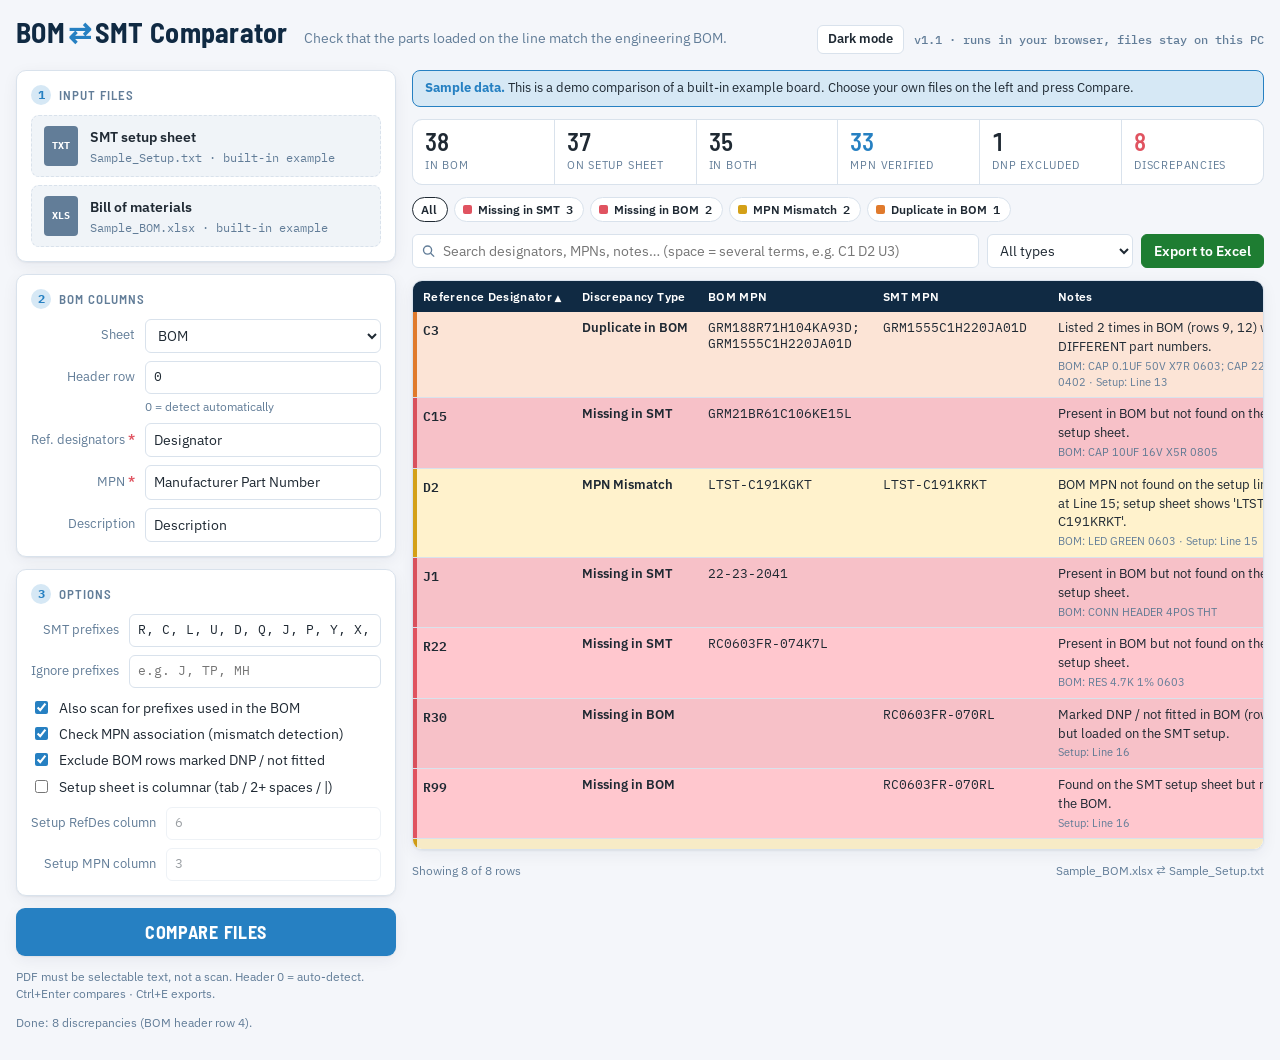
<file: web/index.html>
<!DOCTYPE html>
<html lang="en">
<head>
<meta charset="utf-8">
<meta name="viewport" content="width=device-width, initial-scale=1, viewport-fit=cover">
<title>BOM SMT Comparator</title>
<meta name="claude:viewport-fit-sides" content="cover">
<link rel="preconnect" href="https://fonts.googleapis.com">
<link rel="stylesheet" href="https://fonts.googleapis.com/css2?family=Barlow+Semi+Condensed:wght@500;600;700&family=IBM+Plex+Mono:wght@400;500;600&family=IBM+Plex+Sans:wght@400;500;600&display=swap">
<link rel="stylesheet" href="css/styles.css">
</head>
<body>
<div class="wrap">
  <header class="top">
    <h1>BOM<span class="sep">⇄</span>SMT Comparator</h1>
    <p>Check that the parts loaded on the line match the engineering BOM.</p>
    <div class="actions">
      <button class="theme-btn" id="themeBtn" type="button" title="Toggle a darker shop-floor theme">Dark mode</button>
      <span class="ver">v1.1 · runs in your browser, files stay on this PC</span>
    </div>
  </header>

  <div class="grid">
    <!-- ============ Setup ============ -->
    <aside class="setup">
      <section class="card">
        <h2><span class="step">1</span>Input files</h2>
        <label class="drop" id="smtDrop" for="smtFile">
          <span class="ico" id="smtIco">TXT</span>
          <span class="lbl">SMT setup sheet</span>
          <span class="name" id="smtName">Click or drop a .txt, .log or .pdf</span>
          <input type="file" id="smtFile" accept=".txt,.log,.pdf">
        </label>
        <label class="drop" id="bomDrop" for="bomFile">
          <span class="ico" id="bomIco">XLS</span>
          <span class="lbl">Bill of materials</span>
          <span class="name" id="bomName">Click or drop a .xlsx or .xls</span>
          <input type="file" id="bomFile" accept=".xlsx,.xls,.xlsm">
        </label>
      </section>

      <section class="card">
        <h2><span class="step">2</span>BOM columns</h2>
        <div class="form">
          <label for="sheetSel">Sheet</label>
          <select id="sheetSel" class="field"></select>
          <label for="headerRow">Header row</label>
          <input id="headerRow" class="field mono" type="number" min="0" step="1" value="0">
          <span class="hint">0 = detect automatically</span>
          <label for="refCol">Ref. designators <b>*</b></label>
          <input id="refCol" class="field" list="colList" autocomplete="off" placeholder="Header, number or letter">
          <label for="mpnCol">MPN <b>*</b></label>
          <input id="mpnCol" class="field" list="colList" autocomplete="off" placeholder="Header, number or letter">
          <label for="descCol">Description</label>
          <input id="descCol" class="field" list="colListDesc" autocomplete="off" placeholder="Optional">
        </div>
        <datalist id="colList"></datalist>
        <datalist id="colListDesc"></datalist>
      </section>

      <section class="card">
        <h2><span class="step">3</span>Options</h2>
        <div class="form">
          <label for="prefixes">SMT prefixes</label>
          <input id="prefixes" class="field mono">
          <label for="ignore">Ignore prefixes</label>
          <input id="ignore" class="field mono" placeholder="e.g. J, TP, MH">
        </div>
        <div class="checks">
          <label><input type="checkbox" id="learn" checked> Also scan for prefixes used in the BOM</label>
          <label><input type="checkbox" id="checkMpn" checked> Check MPN association (mismatch detection)</label>
          <label><input type="checkbox" id="excludeDnp" checked> Exclude BOM rows marked DNP / not fitted</label>
          <label><input type="checkbox" id="colMode"> Setup sheet is columnar (tab / 2+ spaces / |)</label>
        </div>
        <div class="form" style="margin-top:10px">
          <label for="smtRefCol">Setup RefDes column</label>
          <input id="smtRefCol" class="field mono col-fields" type="number" min="1" max="40" value="6" disabled>
          <label for="smtMpnCol">Setup MPN column</label>
          <input id="smtMpnCol" class="field mono col-fields" type="number" min="0" max="40" value="3" disabled>
        </div>
      </section>

      <button class="go" id="goBtn" type="button" title="Ctrl+Enter">Compare files</button>
      <div class="hint-line">PDF must be selectable text, not a scan. Header 0 = auto-detect. Ctrl+Enter compares · Ctrl+E exports.</div>
      <div class="progress" id="prog" hidden><i id="progBar"></i></div>
      <div class="pmsg" id="progMsg" aria-live="polite"></div>
    </aside>

    <!-- ============ Results ============ -->
    <main class="results">
      <div class="banner" id="sampleBanner" hidden>
        <span><b>Sample data.</b> This is a demo comparison of a built-in example board. Choose your own files on the left and press Compare.</span>
      </div>

      <div class="stats" id="stats">
        <div class="stat"><div class="n" id="sBom">–</div><div class="k">In BOM</div></div>
        <div class="stat"><div class="n" id="sSmt">–</div><div class="k">On setup sheet</div></div>
        <div class="stat"><div class="n" id="sCommon">–</div><div class="k">In both</div></div>
        <div class="stat good"><div class="n" id="sVer">–</div><div class="k">MPN verified</div></div>
        <div class="stat"><div class="n" id="sDnp">–</div><div class="k">DNP excluded</div></div>
        <div class="stat bad"><div class="n" id="sTotal">–</div><div class="k">Discrepancies</div></div>
      </div>

      <div class="chips" id="chips"></div>

      <div class="toolbar">
        <div class="search">
          <svg viewBox="0 0 24 24" stroke-width="2.2" aria-hidden="true"><circle cx="10.5" cy="10.5" r="6.5"/><path d="M15.5 15.5 21 21"/></svg>
          <input id="search" class="field" type="search" placeholder="Search designators, MPNs, notes… (space = several terms, e.g. C1 D2 U3)">
        </div>
        <select id="typeSel" class="field" style="width:auto">
          <option value="">All types</option>
        </select>
        <button class="btn primary" id="exportBtn" type="button" disabled title="Ctrl+E">Export to Excel</button>
      </div>

      <div class="tablebox">
        <table id="tbl">
          <thead><tr>
            <th data-k="ref" aria-sort="ascending">Reference Designator</th>
            <th data-k="type">Discrepancy Type</th>
            <th data-k="bomMpn">BOM MPN</th>
            <th data-k="smtMpn">SMT MPN</th>
            <th data-k="notes">Notes</th>
          </tr></thead>
          <tbody id="tbody"></tbody>
        </table>
        <div class="empty" id="empty"><strong>No comparison yet</strong>Choose a setup sheet and a BOM, then press Compare files.</div>
      </div>
      <div class="foot"><span id="count"></span><span id="srcInfo"></span></div>
    </main>
  </div>
</div>

<dialog id="dlg"><form method="dialog" class="dlg" id="dlgBody">
  <h3><span class="badge" id="dlgBadge">!</span><span id="dlgTitle"></span></h3>
  <p class="msg" id="dlgMsg"></p>
  <details id="dlgDetails" hidden><summary>Show details</summary><pre id="dlgDetailText"></pre></details>
  <div class="acts" id="dlgActs"></div>
</form></dialog>

<script src="vendor/exceljs.min.js"></script>
<script src="vendor/xlsx.js"></script>
<script src="vendor/pdf.min.js"></script>
<script src="vendor/pdf.worker.min.js"></script>
<script>
if (window.pdfjsLib) {
  pdfjsLib.GlobalWorkerOptions.workerSrc = "vendor/pdf.worker.min.js";
}
</script>
<script src="js/core.js"></script>
<script src="js/sample.js"></script>
<script src="js/app.js"></script>
</body>
</html>
</file>
<file: web/css/styles.css>
/* Layout: a two-pane line-side tool. Setup on the left (sticky), results ledger on the right. Stacks under 960px. */
:root {
  --bg: #F4F6FA;
  --panel: #FFFFFF;
  --panel-2: #F0F4F8;
  --ink: #1F2933;
  --muted: #627D98;
  --line: #D9E2EC;
  --accent: #2680C2;
  --accent-ink: #FFFFFF;
  --accent-soft: #D6E8F5;
  --focus: #2680C2;
  --export: #1E7D32;
  --head: #102A43;
  --miss-bg: #FFC7CE; --miss-ink: #1F2933; --miss-edge: #E05360;
  --mm-bg: #FFF2CC;   --mm-ink: #1F2933;   --mm-edge: #D4A017;
  --dup-bg: #FCE4D6;  --dup-ink: #1F2933;  --dup-edge: #E07A2C;
  --ok-bg: #DDF1E6;   --ok-ink: #1E7D32;
  --shadow: 0 1px 2px rgba(16, 42, 67, .06), 0 4px 16px rgba(16, 42, 67, .06);
  --f-display: "Barlow Semi Condensed", "Arial Narrow", "Segoe UI", sans-serif;
  --f-body: "IBM Plex Sans", "Segoe UI", system-ui, -apple-system, sans-serif;
  --f-mono: "IBM Plex Mono", Consolas, "Cascadia Mono", "Courier New", monospace;
  color-scheme: light;
}
:root[data-theme="dark"] {
  --bg: #1B2430; --panel: #243040; --panel-2: #151C26; --ink: #E8EEF4; --muted: #9FB3C8; --line: #3D4F63;
  --accent: #2680C2; --accent-ink: #FFFFFF; --accent-soft: #1E3A52; --focus: #4AA3D9;
  --export: #1E7D32; --head: #102A43;
  --miss-bg: #6E3038; --miss-ink: #E8EEF4; --miss-edge: #E05360;
  --mm-bg: #6B5520;   --mm-ink: #E8EEF4;   --mm-edge: #D4A017;
  --dup-bg: #6B4530;  --dup-ink: #E8EEF4;  --dup-edge: #E07A2C;
  --ok-bg: #173A2D;   --ok-ink: #5FE08A;
  --shadow: 0 1px 2px rgba(0,0,0,.4), 0 4px 16px rgba(0,0,0,.25);
  color-scheme: dark;
}

* { box-sizing: border-box; }
html, body { margin: 0; }
:root { padding-top: env(safe-area-inset-top, 0px); padding-bottom: env(safe-area-inset-bottom, 0px); }
body { background: var(--bg); color: var(--ink); font: 400 14px/1.45 var(--f-body); }
[hidden] { display: none !important; }
button, input, select { font: inherit; color: inherit; }
:focus-visible { outline: 2px solid var(--focus); outline-offset: 2px; }

.wrap { max-width: 1480px; margin: 0 auto; padding-block: 18px 28px;
  padding-left: max(16px, env(safe-area-inset-left, 0px)); padding-right: max(16px, env(safe-area-inset-right, 0px)); }

/* Header */
.top { display: flex; flex-wrap: wrap; align-items: baseline; gap: 6px 16px; margin-bottom: 16px; }
.top h1 { font: 700 28px/1.05 var(--f-display); letter-spacing: .01em; margin: 0; text-wrap: balance; color: var(--head); }
:root[data-theme="dark"] .top h1 { color: #F0F7FC; }
.top h1 .sep { color: var(--accent); padding: 0 .12em; }
.top p { margin: 0; color: var(--muted); }
.top .actions { margin-left: auto; display: flex; align-items: center; gap: 10px; }
.top .ver { font: 500 12px var(--f-mono); color: var(--muted); }
.theme-btn { border: 1px solid var(--line); background: var(--panel); border-radius: 6px; padding: 4px 10px;
  cursor: pointer; font-weight: 600; font-size: 13px; }
.theme-btn:hover { border-color: var(--accent); }

.grid { display: grid; grid-template-columns: 380px minmax(0, 1fr); gap: 16px; align-items: start; }
@media (max-width: 960px) { .grid { grid-template-columns: minmax(0, 1fr); } }

/* Setup panel */
.setup { display: flex; flex-direction: column; gap: 12px; position: sticky; top: calc(12px + env(safe-area-inset-top, 0px)); }
@media (max-width: 960px) { .setup { position: static; } }
.card { background: var(--panel); border: 1px solid var(--line); border-radius: 10px; padding: 14px; box-shadow: var(--shadow); }
.card h2 { font: 600 13px var(--f-display); text-transform: uppercase; letter-spacing: .08em; color: var(--muted);
  margin: 0 0 10px; display: flex; gap: 8px; align-items: center; }
.card h2 .step { display: inline-grid; place-items: center; width: 20px; height: 20px; border-radius: 50%;
  background: var(--accent-soft); color: var(--accent); font: 700 12px var(--f-mono); letter-spacing: 0; }

.drop { display: grid; grid-template-columns: auto minmax(0, 1fr); gap: 2px 12px; align-items: center;
  border: 1.5px dashed var(--line); border-radius: 8px; padding: 10px 12px; cursor: pointer; background: var(--panel-2);
  transition: border-color .15s, background .15s; }
.drop + .drop { margin-top: 8px; }
.drop:hover, .drop.over { border-color: var(--accent); background: var(--accent-soft); }
.drop.loaded { border-style: solid; border-color: var(--accent); }
.drop .ico { grid-row: span 2; width: 34px; height: 40px; border-radius: 4px; display: grid; place-items: center;
  font: 700 10px var(--f-mono); color: var(--accent-ink); background: var(--muted); }
.drop.loaded .ico { background: var(--accent); }
.drop .lbl { font-weight: 600; }
.drop .name { font: 400 12px var(--f-mono); color: var(--muted); overflow: hidden; text-overflow: ellipsis; white-space: nowrap; }
.drop input { position: absolute; width: 1px; height: 1px; opacity: 0; pointer-events: none; }

.form { display: grid; grid-template-columns: auto minmax(0, 1fr); gap: 8px 10px; align-items: center; }
.form label { color: var(--muted); font-size: 13px; text-align: right; }
.form label b { color: var(--miss-edge); font-weight: 600; }
.field { width: 100%; min-width: 0; background: var(--panel); border: 1px solid var(--line); border-radius: 6px; padding: 6px 8px; }
.field:focus { border-color: var(--focus); outline: none; box-shadow: 0 0 0 3px var(--accent-soft); }
.field.mono { font-family: var(--f-mono); font-size: 13px; }
.hint { grid-column: 2; font-size: 12px; color: var(--muted); margin-top: -4px; }
.checks { display: grid; gap: 6px; margin-top: 10px; }
.checks label { display: flex; gap: 8px; align-items: flex-start; cursor: pointer; }
.checks input { accent-color: var(--accent); margin-top: 3px; }

.go { width: 100%; border: 0; border-radius: 9px; padding: 13px 16px; cursor: pointer; background: var(--accent); color: var(--accent-ink);
  font: 700 18px var(--f-display); letter-spacing: .04em; text-transform: uppercase; box-shadow: var(--shadow); }
.go:hover { filter: brightness(1.08); }
.go:disabled { opacity: .55; cursor: progress; }
.hint-line { font-size: 12px; color: var(--muted); }
.col-fields:disabled, .col-fields[disabled] { opacity: .45; }
.progress { height: 6px; border-radius: 3px; background: var(--line); overflow: hidden; }
.progress > i { display: block; height: 100%; width: 0; background: var(--accent); transition: width .2s; }
.pmsg { font-size: 12px; color: var(--muted); min-height: 1.4em; }

/* Results */
.results { display: flex; flex-direction: column; gap: 12px; min-width: 0; }
.banner { display: flex; flex-wrap: wrap; gap: 8px 12px; align-items: center; background: var(--accent-soft); color: var(--ink);
  border: 1px solid var(--accent); border-radius: 8px; padding: 8px 12px; font-size: 13px; }
.banner b { color: var(--accent); }
.stats { display: grid; grid-template-columns: repeat(6, minmax(0, 1fr)); gap: 1px; background: var(--line);
  border: 1px solid var(--line); border-radius: 10px; overflow: hidden; }
@media (max-width: 1200px) { .stats { grid-template-columns: repeat(3, minmax(0, 1fr)); } }
.stat { background: var(--panel); padding: 10px 12px; }
.stat .n { font: 600 24px/1 var(--f-display); font-variant-numeric: tabular-nums; }
.stat .k { font-size: 11px; text-transform: uppercase; letter-spacing: .07em; color: var(--muted); margin-top: 4px; }
.stat.bad .n { color: var(--miss-edge); }
.stat.good .n { color: var(--accent); }

.chips { display: flex; flex-wrap: wrap; gap: 6px; }
.chip { display: inline-flex; gap: 6px; align-items: center; border: 1px solid transparent; border-radius: 999px; padding: 3px 10px 3px 8px;
  font-size: 12px; font-weight: 600; cursor: pointer; background: var(--panel); border-color: var(--line); color: var(--ink); }
.chip .dot { width: 9px; height: 9px; border-radius: 2px; }
.chip[aria-pressed="true"] { border-color: var(--ink); }
.chip .c { font-family: var(--f-mono); }
.t-miss { --row-bg: var(--miss-bg); --row-ink: var(--miss-ink); --row-edge: var(--miss-edge); }
.t-mm   { --row-bg: var(--mm-bg);   --row-ink: var(--mm-ink);   --row-edge: var(--mm-edge); }
.t-dup  { --row-bg: var(--dup-bg);  --row-ink: var(--dup-ink);  --row-edge: var(--dup-edge); }
.chip .dot { background: var(--row-edge, var(--muted)); }

.toolbar { display: flex; flex-wrap: wrap; gap: 8px; align-items: center; }
.toolbar .search { flex: 1 1 260px; min-width: 0; position: relative; }
.toolbar .search input { padding-left: 30px; }
.toolbar .search svg { position: absolute; left: 9px; top: 50%; transform: translateY(-50%); width: 15px; height: 15px; stroke: var(--muted); fill: none; }
.btn { border: 1px solid var(--line); background: var(--panel); border-radius: 6px; padding: 6px 12px; cursor: pointer; font-weight: 500; }
.btn:hover { border-color: var(--accent); }
.btn.primary { background: var(--export); color: #fff; border-color: var(--export); font-weight: 600; }
.btn:disabled { opacity: .5; cursor: not-allowed; }

.tablebox { background: var(--panel); border: 1px solid var(--line); border-radius: 10px; overflow: auto; max-height: calc(100vh - 330px); min-height: 260px; box-shadow: var(--shadow); }
table { width: 100%; border-collapse: collapse; font-size: 13px; }
thead th { position: sticky; top: 0; z-index: 1; background: var(--head); color: #fff; text-align: left; font: 600 12px var(--f-body);
  letter-spacing: .03em; padding: 8px 10px; white-space: nowrap; cursor: pointer; user-select: none; }
thead th[aria-sort="ascending"]::after { content: " ▲"; font-size: 9px; }
thead th[aria-sort="descending"]::after { content: " ▼"; font-size: 9px; }
tbody td { padding: 7px 10px; border-bottom: 1px solid var(--line); vertical-align: top; }
tbody tr { background: var(--row-bg); color: var(--ink); }
tbody tr:nth-child(even) { filter: brightness(0.97); }
:root[data-theme="dark"] tbody tr:nth-child(even) { filter: brightness(1.08); }
tbody tr td:first-child { box-shadow: inset 4px 0 0 var(--row-edge); }
td.ref { font: 600 13px var(--f-mono); white-space: nowrap; }
td.mpn { font: 400 12.5px var(--f-mono); overflow-wrap: anywhere; min-width: 175px; }
td.type { white-space: nowrap; color: var(--row-ink); font-weight: 600; }
td.notes { min-width: 260px; }
td.notes small { display: block; color: var(--muted); margin-top: 2px; }
.empty { padding: 40px 16px; text-align: center; color: var(--muted); }
.empty strong { display: block; font: 600 20px var(--f-display); color: var(--ink); margin-bottom: 4px; }
.empty.ok strong { color: var(--accent); }
.foot { display: flex; justify-content: space-between; flex-wrap: wrap; gap: 6px; font-size: 12px; color: var(--muted); }

/* Dialog */
dialog { border: 1px solid var(--line); border-radius: 12px; padding: 0; max-width: min(620px, calc(100vw - 32px)); background: var(--panel); color: var(--ink); box-shadow: 0 20px 60px rgba(0,0,0,.3); }
dialog::backdrop { background: rgba(10, 20, 16, .45); }
.dlg { padding: 18px 20px 16px; display: grid; gap: 12px; }
.dlg h3 { margin: 0; font: 700 20px var(--f-display); display: flex; gap: 10px; align-items: center; }
.dlg h3 .badge { width: 26px; height: 26px; border-radius: 50%; display: grid; place-items: center; font: 700 14px var(--f-mono); }
.dlg.error h3 .badge { background: var(--miss-bg); color: var(--miss-ink); }
.dlg.warn h3 .badge { background: var(--mm-bg); color: var(--mm-ink); }
.dlg.info h3 .badge { background: var(--ok-bg); color: var(--ok-ink); }
.dlg .msg { white-space: pre-wrap; margin: 0; max-height: 50vh; overflow: auto; }
.dlg details pre { font: 12px var(--f-mono); background: var(--panel-2); border: 1px solid var(--line); border-radius: 6px; padding: 8px; max-height: 240px; overflow: auto; white-space: pre-wrap; }
.dlg .acts { display: flex; justify-content: flex-end; gap: 8px; flex-wrap: wrap; }

@media (prefers-reduced-motion: reduce) { * { transition: none !important; } }
</file>
